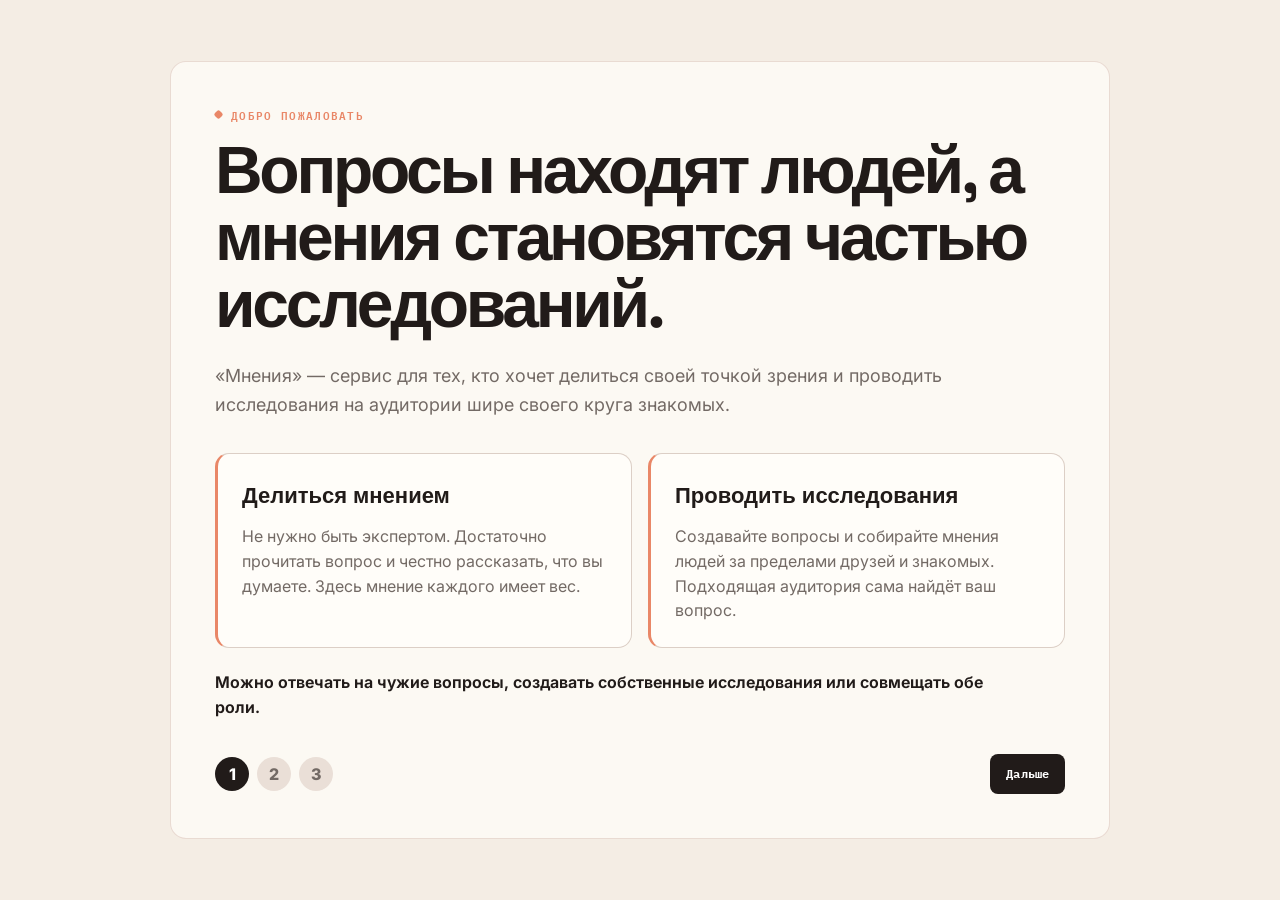
<file: mneniya_hybrid_editorial_v0.0.3.html>
<!doctype html>
<html lang="ru">
<head>
  <meta charset="UTF-8">
  <meta name="viewport" content="width=device-width, initial-scale=1.0">
  <meta name="theme-color" content="#f6efe7">
  <title>Мнения — Hybrid Editorial v0.0.3</title>
  <style>
@import url('https://fonts.googleapis.com/css2?family=IBM+Plex+Mono:wght@400;500;600&family=Inter:wght@400;500;600;700&family=Space+Grotesk:wght@400;500;600;700&display=swap');
:root{
  --bg:#f6efe7;--paper:#fffaf4;--ink:#401410;--muted:#806d66;
  --accent:#f28f6b;--accent-soft:#f8d7ca;--line:#e5d5cc;
  --danger:#a8382f;--success:#705a47;--shadow:0 22px 70px rgba(64,20,16,.10);
  --radius:24px;
}
*{box-sizing:border-box}
html{scroll-behavior:smooth}
body{margin:0;background:var(--bg);color:var(--ink);font-family:Inter,-apple-system,BlinkMacSystemFont,"Segoe UI",sans-serif;line-height:1.45}
button,input,textarea,select{font:inherit}
button{cursor:pointer}
a{color:inherit;text-decoration:none}
.shell{min-height:100vh}
.topbar{position:sticky;top:0;z-index:40;background:rgba(246,239,231,.9);backdrop-filter:blur(18px);border-bottom:1px solid rgba(229,213,204,.8)}
.topbar-inner{max-width:1240px;margin:auto;padding:16px 28px;display:flex;align-items:center;gap:24px}
.logo{font-size:24px;font-weight:800;letter-spacing:-.05em;margin-right:auto}
.nav{display:flex;gap:4px}
.nav-btn,.icon-btn{border:0;background:transparent;color:var(--muted);border-radius:999px;padding:10px 14px}
.nav-btn:hover,.nav-btn.active,.icon-btn:hover{background:var(--paper);color:var(--ink)}
.primary,.secondary,.ghost,.danger{border:0;border-radius:999px;padding:12px 18px;font-weight:700}
.primary{background:var(--ink);color:#fff}
.secondary{background:var(--accent);color:var(--ink)}
.ghost{background:var(--paper);border:1px solid var(--line);color:var(--ink)}
.danger{background:#f8dfdc;color:var(--danger)}
main{max-width:1240px;margin:auto;padding:48px 28px 90px}
.eyebrow{text-transform:uppercase;letter-spacing:.14em;font-size:12px;font-weight:800;color:var(--accent)}
.display{font-family:Georgia,"Times New Roman",serif;font-size:clamp(48px,7vw,88px);line-height:.96;letter-spacing:-.055em;font-weight:500;margin:14px 0 20px}
.page-title{font-family:Georgia,"Times New Roman",serif;font-size:50px;line-height:1;letter-spacing:-.045em;font-weight:500;margin:12px 0 20px}
.lead{font-size:20px;color:var(--muted);max-width:720px}
.hero{display:grid;grid-template-columns:1.25fr .75fr;gap:34px;align-items:end;margin-bottom:46px}
.hero-card,.panel,.question-card,.research-card,.notice-card,.stat-card,.publication-card{background:var(--paper);border:1px solid var(--line);border-radius:var(--radius);box-shadow:0 4px 20px rgba(64,20,16,.025)}
.hero-card{padding:26px}
.hero-card strong{display:block;font-size:48px;letter-spacing:-.05em}
.layout{display:grid;grid-template-columns:minmax(0,1fr) 320px;gap:32px;align-items:start}
.stack{display:flex;flex-direction:column;gap:18px}
.sidebar{position:sticky;top:96px;display:flex;flex-direction:column;gap:16px}
.panel{padding:22px}
.panel h3{margin:0 0 10px}
.muted{color:var(--muted)}
.small{font-size:13px}
.tabs,.chips{display:flex;gap:8px;flex-wrap:wrap;margin:0 0 24px}
.tab,.chip{border:1px solid var(--line);background:transparent;color:var(--muted);padding:9px 14px;border-radius:999px}
.tab.active,.chip.active{background:var(--ink);color:#fff;border-color:var(--ink)}
.question-card{padding:26px;transition:.2s}
.question-card:hover{transform:translateY(-2px);box-shadow:var(--shadow)}
.card-meta{display:flex;justify-content:space-between;align-items:center;gap:14px;color:var(--muted);font-size:13px;margin-bottom:18px}
.tag{background:var(--accent-soft);padding:6px 10px;border-radius:999px;font-weight:750;color:var(--ink)}
.question-title{font-family:Georgia,"Times New Roman",serif;font-size:31px;line-height:1.14;letter-spacing:-.03em;font-weight:500;margin:0 0 15px}
.question-desc{color:var(--muted);margin:0 0 22px}
.card-footer{display:flex;justify-content:space-between;align-items:center;gap:18px}
.inline-actions{display:flex;gap:8px;flex-wrap:wrap}
.stats-row{display:grid;grid-template-columns:repeat(3,1fr);gap:12px}
.mini-stat{padding:18px;text-align:center;border:1px dashed #d5b7aa;border-radius:18px}
.mini-stat strong{display:block;font-size:30px}
.grid-2{display:grid;grid-template-columns:repeat(2,minmax(0,1fr));gap:20px}
.grid-3{display:grid;grid-template-columns:repeat(3,minmax(0,1fr));gap:20px}
.stat-card{min-height:230px;padding:28px;display:flex;flex-direction:column;justify-content:space-between}
.stat-card strong{font-family:Georgia,serif;font-size:86px;font-weight:400;line-height:1;letter-spacing:-.06em}
.form-card{max-width:820px;background:var(--paper);border:1px solid var(--line);border-radius:28px;padding:30px}
.field{margin-bottom:18px}
.field label{display:block;color:var(--muted);font-size:13px;font-weight:750;margin-bottom:8px}
input,textarea,select{width:100%;border:1px solid var(--line);background:#fff;color:var(--ink);padding:14px 15px;border-radius:15px;outline:none}
textarea{min-height:130px;resize:vertical}
input:focus,textarea:focus,select:focus{border-color:var(--accent);box-shadow:0 0 0 4px rgba(242,143,107,.18)}
.form-row{display:grid;grid-template-columns:1fr 1fr;gap:14px}
.helper{background:#f1e5dc;color:var(--muted);border-radius:16px;padding:14px 16px;font-size:13px}
.stepper{display:flex;gap:8px;margin-bottom:24px}
.step{width:34px;height:34px;border-radius:50%;display:grid;place-items:center;background:#eadfd7;color:var(--muted);font-weight:800}
.step.active{background:var(--ink);color:#fff}
.answer-block{padding:18px 0;border-top:1px solid var(--line)}
.answer-text{font-size:18px;margin:0 0 8px}
.research-card,.publication-card,.notice-card{padding:24px}
.status{display:inline-flex;padding:6px 10px;border-radius:999px;background:#efe3db;font-size:12px;font-weight:800}
.progress{height:8px;background:#eadfd7;border-radius:99px;overflow:hidden;margin:14px 0}
.progress span{display:block;height:100%;background:var(--accent)}
.notification{display:grid;grid-template-columns:12px 1fr auto;gap:14px;align-items:start;padding:20px 0;border-bottom:1px solid var(--line)}
.dot{width:10px;height:10px;border-radius:50%;background:var(--accent);margin-top:7px}
.empty{text-align:center;padding:80px 20px;color:var(--muted)}
.modal-backdrop{position:fixed;inset:0;background:rgba(48,24,20,.46);backdrop-filter:blur(5px);z-index:80;display:grid;place-items:center;padding:18px}
.modal{width:min(700px,100%);max-height:92vh;overflow:auto;background:var(--paper);border-radius:28px;padding:28px;box-shadow:0 30px 100px rgba(64,20,16,.3)}
.modal-head{display:flex;justify-content:space-between;gap:20px;align-items:flex-start;margin-bottom:22px}
.modal h2{font-family:Georgia,serif;font-size:35px;line-height:1.05;font-weight:500;margin:0}
.close{border:0;background:#eee1d8;width:38px;height:38px;border-radius:50%;font-size:20px}
.toast{position:fixed;left:50%;bottom:28px;transform:translateX(-50%) translateY(20px);background:var(--ink);color:#fff;padding:13px 18px;border-radius:999px;opacity:0;pointer-events:none;transition:.25s;z-index:100}
.toast.show{opacity:1;transform:translateX(-50%) translateY(0)}
.badge{display:inline-grid;place-items:center;min-width:22px;height:22px;padding:0 6px;background:var(--accent);border-radius:99px;font-size:12px;font-weight:800}
.onboarding{min-height:calc(100vh - 160px);display:grid;place-items:center}
.onboarding-card{max-width:760px;text-align:center}
.onboarding-visual{height:220px;border:1px dashed #d7b9ad;border-radius:28px;display:grid;place-items:center;margin:26px 0;background:rgba(255,250,244,.5)}
.people{font-size:62px;letter-spacing:18px}
.report-grid{display:grid;grid-template-columns:1.1fr .9fr;gap:22px}
.chart{height:220px;display:flex;align-items:end;gap:12px;padding:20px;border:1px solid var(--line);border-radius:18px;background:#fff}
.bar{flex:1;background:var(--accent-soft);border-radius:10px 10px 4px 4px;position:relative;min-height:20px}
.bar span{position:absolute;bottom:100%;left:50%;transform:translateX(-50%);font-size:12px;margin-bottom:5px}
.mobile-nav{display:none}
@media(max-width:900px){
  .hero,.layout,.report-grid{grid-template-columns:1fr}
  .sidebar{position:static}
  .hero-card{display:none}
  .nav{display:none}
  main{padding:34px 16px 90px}
  .topbar-inner{padding:14px 16px}
  .mobile-nav{position:fixed;display:grid;grid-template-columns:repeat(4,1fr);left:12px;right:12px;bottom:12px;background:rgba(255,250,244,.94);backdrop-filter:blur(15px);border:1px solid var(--line);border-radius:20px;padding:8px;z-index:50}
  .mobile-nav button{border:0;background:transparent;padding:9px 4px;border-radius:14px;color:var(--muted);font-size:12px}
  .mobile-nav button.active{background:var(--ink);color:#fff}
}
@media(max-width:620px){
  .display{font-size:52px}.page-title{font-size:42px}.question-title{font-size:26px}
  .grid-2,.grid-3,.stats-row,.form-row{grid-template-columns:1fr}
  .card-footer{align-items:flex-start;flex-direction:column}
  .stat-card strong{font-size:70px}
}


/* v0.0.2 — Typography & UX pass */
.hero{grid-template-columns:minmax(0,1fr) 320px;align-items:stretch}
.hero-card{min-height:100%;display:flex;flex-direction:column;justify-content:flex-end}
.hero-line,.hero-lead span,.section-title span{display:block}
.hero-lead{max-width:760px}
.section-title{font-size:50px;max-width:900px}
.sidebar>.panel{width:100%}
.values-panel .eyebrow{margin-bottom:10px}
.principle-list{display:flex;flex-direction:column}
.principle-list>div{display:grid;grid-template-columns:130px 1fr;gap:16px;padding:16px 0;border-top:1px solid var(--line)}
.principle-list>div:first-child{border-top:0}
.principle-list span{color:var(--muted);font-size:14px}
.principle-list.compact>div{grid-template-columns:1fr;gap:4px;padding:14px 0}
.principle-list.compact span{font-size:13px;line-height:1.45}
.form-card{max-width:920px}
input,select{min-height:58px}
textarea{min-height:142px}
.helper{line-height:1.55}
.back-button{margin-bottom:24px}
.research-meta{margin-top:4px}
.onboarding{min-height:100vh;padding-top:40px;padding-bottom:40px}
.onboarding-card{max-width:940px;width:100%;text-align:left;background:rgba(255,250,244,.42);border:1px solid rgba(229,213,204,.85);border-radius:32px;padding:48px}
.onboarding-title{font-family:Georgia,"Times New Roman",serif;font-size:clamp(44px,6vw,72px);line-height:1.02;letter-spacing:-.05em;font-weight:500;margin:14px 0 22px;max-width:900px}
.onboarding-lead{max-width:800px;margin:0}
.role-grid{display:grid;grid-template-columns:1fr 1fr;gap:16px;margin:34px 0 20px}
.role-card{background:var(--paper);border:1px solid var(--line);border-radius:22px;padding:24px}
.role-card strong{font-family:Georgia,serif;font-size:25px;font-weight:500}
.role-card p{color:var(--muted);margin:12px 0 0}
.onboarding-note{color:var(--ink);font-weight:650;margin:22px 0 0;max-width:800px}
.onboarding-principles{margin:30px 0 8px;background:var(--paper);border:1px solid var(--line);border-radius:24px;padding:4px 24px}
.result-path{display:grid;grid-template-columns:repeat(3,1fr);gap:14px;margin:34px 0 20px}
.result-path>div{background:var(--paper);border:1px solid var(--line);border-radius:22px;padding:22px;min-height:140px;display:flex;flex-direction:column;justify-content:space-between}
.result-path span{font-size:12px;color:var(--accent);font-weight:800;letter-spacing:.12em}
.result-path strong{font-family:Georgia,serif;font-size:22px;font-weight:500}
.onboarding-footer{display:flex;justify-content:space-between;align-items:center;gap:20px;margin-top:34px}
.onboarding-footer .stepper{margin:0}
.profile-grid{display:grid;grid-template-columns:1.4fr .6fr;gap:20px;margin-bottom:20px}
.profile-card{background:var(--paper);border:1px solid var(--line);border-radius:var(--radius);padding:28px;display:flex;gap:22px;align-items:center}
.profile-card h2{font-family:Georgia,serif;font-size:34px;font-weight:500;margin:0 0 8px}
.profile-card p{margin:0;max-width:620px}
.avatar{width:78px;height:78px;flex:0 0 78px;border-radius:50%;display:grid;place-items:center;background:var(--accent-soft);font-family:Georgia,serif;font-size:38px}
.profile-actions{display:flex;flex-direction:column;align-items:stretch;gap:10px}
.profile-actions h3{margin-bottom:4px}
.profile-actions button{text-align:left}
.profile-stats{margin-top:20px}
.mobile-nav{grid-template-columns:repeat(5,1fr)}
@media(max-width:900px){
  .profile-grid{grid-template-columns:1fr}
  .onboarding-card{padding:30px}
  .role-grid,.result-path{grid-template-columns:1fr}
  .hero-line{display:inline}
  .hero-line+ .hero-line:before{content:" ";}
}
@media(max-width:620px){
  .onboarding-card{padding:24px;border-radius:24px}
  .onboarding-title{font-size:43px}
  .onboarding-footer{align-items:flex-start;flex-direction:column}
  .principle-list>div{grid-template-columns:1fr;gap:5px}
  .section-title{font-size:42px}
}


/* v0.0.3 — Hybrid Editorial visual system */
:root{
  --bg:#F4EDE4;
  --paper:#FFFDF9;
  --ink:#211B19;
  --muted:#736A65;
  --accent:#E98767;
  --accent-soft:rgba(233,135,103,.14);
  --line:#DCCFC6;
  --danger:#A7473B;
  --success:#5F7568;
  --shadow:none;
  --radius:14px;
}
body{font-family:'Inter',-apple-system,BlinkMacSystemFont,'Segoe UI',sans-serif;line-height:1.55}
h1,h2,h3,.display,.page-title,.question-title,.onboarding-title,.profile-card h2,.role-card strong,.result-path strong,.modal h2{font-family:'Space Grotesk',sans-serif!important}
.logo{font-family:'Space Grotesk',sans-serif;font-weight:700;letter-spacing:-.045em}
.eyebrow,.card-meta,.small,.tag,.status,.tab,.chip,.field label,.mini-stat span,.badge,.principle-list strong,.result-path span{font-family:'IBM Plex Mono',monospace}
.eyebrow{font-size:11px;letter-spacing:.12em;font-weight:600;display:flex;align-items:center;gap:9px}
.eyebrow::before{content:"";width:7px;height:7px;border-radius:2px;background:var(--accent);transform:rotate(45deg);flex:0 0 auto}
.display{font-size:clamp(48px,6.2vw,78px);line-height:1.01;letter-spacing:-.055em;font-weight:600}
.page-title,.section-title{font-size:46px;line-height:1.04;letter-spacing:-.045em;font-weight:600}
.question-title{font-size:29px;line-height:1.18;font-weight:600}
.lead{font-size:18px;line-height:1.62}
.topbar{background:rgba(244,237,228,.92);border-bottom:1px solid var(--line)}
.topbar-inner{padding-top:13px;padding-bottom:13px}
.nav-btn,.icon-btn{border-radius:8px;padding:9px 12px;font-family:'IBM Plex Mono',monospace;font-size:12px}
.nav-btn:hover,.nav-btn.active,.icon-btn:hover{background:var(--paper)}
.primary,.secondary,.ghost,.danger{border-radius:8px;padding:11px 16px;font-family:'IBM Plex Mono',monospace;font-size:12px;letter-spacing:.01em}
.primary{background:var(--ink)}
.secondary{background:var(--accent);color:var(--ink)}
.ghost{background:transparent}
.hero{gap:28px;margin-bottom:40px}
.hero-card,.panel,.question-card,.research-card,.notice-card,.stat-card,.publication-card,.form-card,.profile-card,.role-card,.onboarding-principles,.result-path>div{border-radius:14px;box-shadow:none;background:var(--paper)}
.hero-card{border-left:3px solid var(--accent)}
.hero-card strong,.mini-stat strong,.stat-card strong{font-family:'Space Grotesk',sans-serif;font-weight:600}
.question-card{padding:24px;border-left:3px solid transparent}
.question-card:hover{transform:translateY(-2px);box-shadow:none;border-color:var(--line);border-left-color:var(--accent)}
.card-meta{font-size:11px;letter-spacing:.03em;text-transform:uppercase}
.tag,.status{border-radius:6px;padding:5px 9px;font-size:10.5px;font-weight:600;letter-spacing:.03em}
.tag{background:var(--accent-soft);color:#8A4E3A}
.status{background:#EEE5DE}
.tab,.chip{border-radius:8px;padding:9px 14px;font-size:11px;letter-spacing:.02em}
.tabs{gap:9px}
.stats-row{gap:10px}
.mini-stat{border-style:solid;border-color:var(--line);border-radius:12px;padding:16px}
.mini-stat strong{font-size:29px}
.panel{padding:21px}
.principle-list>div{grid-template-columns:120px 1fr;padding:14px 0}
.principle-list strong{font-size:11px;text-transform:uppercase;letter-spacing:.04em}
.stat-card{min-height:220px;padding:25px;border-top:3px solid transparent}
.stat-card:hover{border-top-color:var(--accent)}
.stat-card strong{font-size:78px}
.form-card{padding:28px;max-width:940px}
input,textarea,select{border-radius:10px;background:#fffefa;min-height:56px}
textarea{min-height:142px}
input:focus,textarea:focus,select:focus{box-shadow:0 0 0 3px rgba(233,135,103,.14)}
.helper{border-radius:10px;background:#EFE5DC;border-left:3px solid var(--accent)}
.progress{border-radius:4px;height:7px}
.progress span{border-radius:4px}
.modal{border-radius:16px;box-shadow:0 24px 80px rgba(33,27,25,.22)}
.close{border-radius:8px;background:#EFE5DE}
.toast{border-radius:8px;font-family:'IBM Plex Mono',monospace;font-size:12px}
.onboarding-card{border-radius:16px;background:rgba(255,253,249,.75);padding:44px}
.onboarding-title{font-size:clamp(42px,5.4vw,66px);font-weight:600;letter-spacing:-.05em}
.role-card{border-left:3px solid var(--accent)}
.role-card strong{font-size:22px;font-weight:600}
.result-path>div{border-top:3px solid var(--accent)}
.avatar{border-radius:12px;font-family:'Space Grotesk',sans-serif;font-weight:600}
.mobile-nav{border-radius:14px;background:rgba(255,253,249,.95)}
.mobile-nav button{border-radius:8px;font-family:'IBM Plex Mono',monospace}
@media(max-width:620px){
  .page-title,.section-title{font-size:39px}
  .display{font-size:50px}
  .onboarding-card{border-radius:14px;padding:22px}
}

</style>
</head>
<body>
  <div id="app"></div>
  <div id="toast" class="toast"></div>
  <div id="modalRoot"></div>
  <script>
window.SEED_DATA = {
  questions: [
    {id:"q1",area:"HR",question:"Что для вас означает «хороший руководитель»?",description:"Автор изучает, какие качества люди ценят в руководителях сильнее всего и почему.",deadline:"14 августа",opinions:83,created:"сегодня",researchId:"r1"},
    {id:"q2",area:"Образование",question:"Должен ли университет готовить к конкретной профессии?",description:"Вопрос для студенческой работы о том, чего люди ожидают от высшего образования сегодня.",deadline:"2 сентября",opinions:0,created:"сегодня",researchId:"r2"},
    {id:"q3",area:"IT",question:"Что заставляет вас доверять новому цифровому сервису?",description:"Продуктовое исследование о доверии, прозрачности и первом впечатлении.",deadline:"25 августа",opinions:41,created:"вчера",researchId:"r3"},
    {id:"q4",area:"Психология",question:"Нужно ли полностью отделять работу от личной жизни?",description:"Автор собирает разные взгляды на границы между карьерой, отдыхом и личным временем.",deadline:"30 августа",opinions:19,created:"вчера",researchId:"r4"},
    {id:"q5",area:"Маркетинг",question:"Когда реклама перестаёт раздражать и становится полезной?",description:"Исследование о том, что делает рекламное сообщение уместным.",deadline:"18 августа",opinions:7,created:"3 дня назад",researchId:"r5"}
  ],
  researches: [
    {id:"r1",title:"Образ хорошего руководителя",type:"Исследование",area:"HR",status:"Сбор мнений",progress:68,questions:["q1"],deadline:"14 августа"},
    {id:"r2",title:"Ожидания от современного университета",type:"Студенческая работа",area:"Образование",status:"Сбор мнений",progress:15,questions:["q2"],deadline:"2 сентября"},
    {id:"r6",title:"Как люди выбирают место работы",type:"Исследование",area:"HR",status:"Анализ",progress:100,questions:[],deadline:"сбор завершён"}
  ],
  notifications: [
    {id:"n1",title:"Опубликован итог исследования",text:"Автор работы «Почему люди меняют профессию» добавил ссылку на публикацию.",time:"2 часа назад",unread:true},
    {id:"n2",title:"Ваш вопрос получил первые мнения",text:"На вопрос «Должен ли университет готовить к профессии?» ответили 3 человека.",time:"вчера",unread:true},
    {id:"n3",title:"Сбор мнений завершён",text:"Теперь можно перейти к анализу исследования «Как люди выбирают место работы».",time:"3 дня назад",unread:false}
  ]
};
</script>
  <script>
const $ = (s, root=document) => root.querySelector(s);
const $$ = (s, root=document) => [...root.querySelectorAll(s)];

const storageKey = "mneniya-prototype-v2";
const initial = {
  questions: SEED_DATA.questions,
  researches: SEED_DATA.researches,
  notifications: SEED_DATA.notifications,
  opinionsGiven: 12,
  publicationsHelped: 4,
  onboarded: false
};
let state = JSON.parse(localStorage.getItem(storageKey) || "null") || structuredClone(initial);
let currentFilter = "main";

function save(){ localStorage.setItem(storageKey, JSON.stringify(state)); }
function toast(text){
  const el=$("#toast"); el.textContent=text; el.classList.add("show");
  setTimeout(()=>el.classList.remove("show"),2200);
}
function route(){
  const hash=location.hash || "#/feed";
  if(!state.onboarded && hash !== "#/onboarding"){ location.hash="#/onboarding"; return; }
  render(hash);
}
function navButton(label,hash){
  const active=(location.hash||"#/feed").startsWith(hash);
  return `<button class="nav-btn ${active?'active':''}" onclick="location.hash='${hash}'">${label}</button>`;
}
function shell(content){
  const unread=state.notifications.filter(n=>n.unread).length;
  $("#app").innerHTML=`
  <div class="shell">
    <header class="topbar">
      <div class="topbar-inner">
        <a class="logo" href="#/feed">Мнения</a>
        <nav class="nav">
          ${navButton("Вопросы","#/feed")}
          ${navButton("Исследования","#/researches")}
          ${navButton("Ваш вклад","#/contribution")}
          ${navButton(`Уведомления ${unread?`<span class="badge">${unread}</span>`:""}`,"#/notifications")}
          ${navButton("Профиль","#/profile")}
        </nav>
        <button class="primary" onclick="location.hash='#/create-question'">Задать вопрос</button>
      </div>
    </header>
    <main>${content}</main>
    <nav class="mobile-nav">
      <button onclick="location.hash='#/feed'">Вопросы</button>
      <button onclick="location.hash='#/researches'">Работы</button>
      <button onclick="location.hash='#/contribution'">Вклад</button>
      <button onclick="location.hash='#/notifications'">События</button>
      <button onclick="location.hash='#/profile'">Профиль</button>
    </nav>
  </div>`;
}
function render(hash){
  if(hash==="#/onboarding") return renderOnboarding();
  if(hash.startsWith("#/question/")) return renderQuestion(hash.split("/")[2]);
  if(hash.startsWith("#/research/")) return renderResearch(hash.split("/")[2]);
  switch(hash){
    case "#/feed": return renderFeed();
    case "#/researches": return renderResearches();
    case "#/contribution": return renderContribution();
    case "#/notifications": return renderNotifications();
    case "#/create-question": return renderCreateQuestion();
    case "#/create-research": return renderCreateResearch();
    case "#/profile": return renderProfile();
    case "#/settings": return renderSettings();
    default: return render404();
  }
}
function renderOnboarding(){
  const steps=[
    {
      eyebrow:"Добро пожаловать",
      title:"Вопросы находят людей, а мнения становятся частью исследований.",
      text:"«Мнения» — сервис для тех, кто хочет делиться своей точкой зрения и проводить исследования на аудитории шире своего круга знакомых.",
      extra:`<div class="role-grid">
        <div class="role-card"><strong>Делиться мнением</strong><p>Не нужно быть экспертом. Достаточно прочитать вопрос и честно рассказать, что вы думаете. Здесь мнение каждого имеет вес.</p></div>
        <div class="role-card"><strong>Проводить исследования</strong><p>Создавайте вопросы и собирайте мнения людей за пределами друзей и знакомых. Подходящая аудитория сама найдёт ваш вопрос.</p></div>
      </div><p class="onboarding-note">Можно отвечать на чужие вопросы, создавать собственные исследования или совмещать обе роли.</p>`
    },
    {
      eyebrow:"Анонимность",
      title:"Ваше мнение остаётся анонимным. Понятно и без исключений.",
      text:"Автор получает текст ответа, но не видит ваше имя, профиль или другие данные, по которым можно определить личность.",
      extra:`<div class="principle-list onboarding-principles">
        <div><strong>Личность скрыта</strong><span>Исследователь видит мнение отдельно от профиля участника.</span></div>
        <div><strong>Данные обобщены</strong><span>Возраст, город и другие характеристики показываются только в общей статистике.</span></div>
        <div><strong>История принадлежит вам</strong><span>Только вы видите собственные ответы и вклад в исследования.</span></div>
      </div><p class="onboarding-note">Мы отделяем мнение от личности, чтобы человек мог отвечать честно.</p>`
    },
    {
      eyebrow:"Значимость",
      title:"Каждое мнение помогает увидеть картину шире.",
      text:"Ваш ответ становится частью исследования и помогает автору увидеть множество разных взглядов, а не одну привычную точку зрения.",
      extra:`<div class="result-path">
        <div><span>01</span><strong>Вы делитесь мнением</strong></div>
        <div><span>02</span><strong>Автор собирает общую картину</strong></div>
        <div><span>03</span><strong>Вы получаете результат или благодарность</strong></div>
      </div><p class="onboarding-note">Здесь мнение важно не потому, что с ним согласились, а потому, что оно было услышано.</p>`
    }
  ];
  let step=Number(sessionStorage.getItem("onboardingStep")||0);
  const s=steps[step];
  $("#app").innerHTML=`<main class="onboarding">
    <div class="onboarding-card">
      <div class="eyebrow">${s.eyebrow}</div>
      <h1 class="onboarding-title">${s.title}</h1>
      <p class="lead onboarding-lead">${s.text}</p>
      ${s.extra}
      <div class="onboarding-footer">
        <div class="stepper">${steps.map((_,i)=>`<span class="step ${i===step?'active':''}">${i+1}</span>`).join("")}</div>
        <button class="primary" id="nextOnboarding">${step===steps.length-1?"Перейти к вопросам":"Дальше"}</button>
      </div>
    </div>
  </main>`;
  $("#nextOnboarding").onclick=()=>{
    if(step<steps.length-1){sessionStorage.setItem("onboardingStep",step+1);renderOnboarding()}
    else{state.onboarded=true;save();sessionStorage.removeItem("onboardingStep");location.hash="#/feed"}
  };
}
function questionCard(q){
  return `<article class="question-card">
    <div class="card-meta"><span class="tag">${q.area}</span><span>до ${q.deadline}</span></div>
    <h2 class="question-title">${q.question}</h2>
    <p class="question-desc">${q.description}</p>
    <div class="card-footer">
      <span class="muted small">${q.opinions===0?"Пока нет мнений":`${q.opinions} ${plural(q.opinions,"мнение","мнения","мнений")}`}</span>
      <div class="inline-actions">
        <button class="ghost" onclick="reportQuestion('${q.id}')">Пожаловаться</button>
        <button class="secondary" onclick="location.hash='#/question/${q.id}'">${q.opinions===0?"Ответить первым":"Поделиться мнением"}</button>
      </div>
    </div>
  </article>`;
}
function renderFeed(){
  let list=[...state.questions];
  if(currentFilter==="new") list=list.filter(q=>q.created==="сегодня");
  if(currentFilter==="unanswered") list=list.filter(q=>q.opinions===0);
  if(currentFilter==="random") list=list.sort(()=>Math.random()-.5).slice(0,10);
  shell(`
    <section class="hero">
      <div><div class="eyebrow">Место для разных точек зрения</div>
      <h1 class="display"><span class="hero-line">Любой хороший вопрос</span><span class="hero-line">заслуживает ответа.</span></h1>
      <p class="lead hero-lead"><span>Здесь не нужно быть экспертом.</span><span>Достаточно иметь мнение и желание им поделиться.</span></p></div>
      <div class="hero-card"><strong>1 248</strong><span class="muted">мнений помогли создать исследования, статьи и учебные работы</span></div>
    </section>
    <div class="tabs">
      ${["main:Главная","new:Новые","unanswered:Без ответов","random:Случайные 10"].map(x=>{let [k,l]=x.split(":");return `<button class="tab ${currentFilter===k?'active':''}" onclick="setFilter('${k}')">${l}</button>`}).join("")}
    </div>
    <div class="layout">
      <div class="stack">
        ${list.slice(0,2).map(questionCard).join("")}
        <div class="stats-row">
          <div class="mini-stat"><strong>38</strong><span class="muted small">новых вопросов сегодня</span></div>
          <div class="mini-stat"><strong>214</strong><span class="muted small">мнений за день</span></div>
          <div class="mini-stat"><strong>7</strong><span class="muted small">работ опубликовано</span></div>
        </div>
        ${list.slice(2).map(questionCard).join("") || `<div class="empty">Здесь пока ничего нет.</div>`}
      </div>
      <aside class="sidebar">
        <div class="panel"><h3>У вас есть вопрос?</h3><p class="muted small">Сформулируйте одну мысль и расскажите, для чего будут использованы мнения.</p><button class="primary" onclick="location.hash='#/create-question'">Создать вопрос</button></div>
        <div class="panel values-panel"><div class="eyebrow">Принципы сервиса</div><h3>Что важно в «Мнениях»</h3>
          <div class="principle-list compact">
            <div><strong>Честность</strong><span>Здесь ценится не правильный ответ, а ваша точка зрения.</span></div>
            <div><strong>Анонимность</strong><span>Автор видит мнение и общую статистику, но не личность участника.</span></div>
            <div><strong>Простота</strong><span>Чтобы ответить, не нужно быть экспертом или заполнять длинную анкету.</span></div>
            <div><strong>Значимость</strong><span>Каждый ответ помогает исследованию увидеть картину шире.</span></div>
          </div>
        </div>
      </aside>
    </div>`);
}
function setFilter(f){currentFilter=f;renderFeed()}
function renderQuestion(id){
  const q=state.questions.find(x=>x.id===id);
  if(!q)return render404();
  shell(`<div class="layout">
    <section>
      <button class="ghost" onclick="history.back()">← Назад</button>
      <div style="margin-top:28px" class="eyebrow">${q.area}</div>
      <h1 class="page-title">${q.question}</h1>
      <p class="lead">${q.description}</p>
      <div class="panel" style="margin-top:28px">
        <div class="card-meta"><span>${q.opinions} ${plural(q.opinions,"мнение","мнения","мнений")}</span><span>сбор до ${q.deadline}</span></div>
        <div class="field"><label>Что вы думаете?</label><textarea id="opinionText" placeholder="Пишите так, как сказали бы это человеку в разговоре."></textarea></div>
        <div class="helper">Мнение будет передано автору анонимно. После отправки его нельзя редактировать, но можно удалить, пока сбор открыт.</div>
        <div class="inline-actions" style="margin-top:18px">
          <button class="secondary" onclick="submitOpinion('${q.id}')">Отправить мнение</button>
          <button class="ghost" onclick="reportQuestion('${q.id}')">Пожаловаться на вопрос</button>
        </div>
      </div>
    </section>
    <aside class="sidebar">
      <div class="panel"><h3>О работе</h3><p class="muted small">Этот вопрос входит в исследование. После публикации результата участники получат уведомление.</p><button class="ghost" onclick="location.hash='#/research/${q.researchId}'">Открыть исследование</button></div>
      <div class="panel"><h3>Хороший ответ</h3><p class="muted small">Не обязан быть длинным или экспертным. Главное — чтобы он честно отражал вашу точку зрения.</p></div>
    </aside>
  </div>`);
}
function submitOpinion(id){
  const text=$("#opinionText").value.trim();
  if(text.length<8)return toast("Добавьте немного больше деталей");
  const q=state.questions.find(x=>x.id===id); q.opinions++; state.opinionsGiven++; save();
  toast("Мнение отправлено анонимно");
  setTimeout(()=>location.hash="#/contribution",700);
}
function reportQuestion(id){
  const reasons=["Вопрос слишком широкий","Вопрос подталкивает к определённому ответу","Оскорбления или разжигание ненависти","Реклама или спам","Персональные данные","Другое"];
  modal(`<div class="modal-head"><div><div class="eyebrow">Обратная связь</div><h2>Что не так с вопросом?</h2></div><button class="close" onclick="closeModal()">×</button></div>
    <div class="stack">${reasons.map(r=>`<button class="ghost" style="text-align:left" onclick="sendReport('${r}')">${r}</button>`).join("")}</div>`);
}
function sendReport(reason){closeModal();toast("Спасибо. Жалоба отправлена на модерацию")}
function renderCreateQuestion(){
  shell(`<div class="eyebrow">Новый вопрос</div><h1 class="page-title">О чём вы хотите спросить людей?</h1>
  <div class="form-card">
    <div class="form-row">
      <div class="field"><label>Тип работы</label><select id="qType"><option>Исследование</option><option>Студенческая работа</option></select></div>
      <div class="field"><label>Область</label><select id="qArea">${["Образование","Психология","HR","Маркетинг","Продажи","IT","Медицина","Политика","Финансы","Дизайн","Другое"].map(x=>`<option>${x}</option>`).join("")}</select></div>
    </div>
    <div class="field"><label>Вопрос</label><input id="qTitle" placeholder="Одна самостоятельная и понятная мысль"></div>
    <div class="field"><label>Контекст</label><textarea id="qDesc" placeholder="Зачем вы задаёте этот вопрос и во что превратятся собранные мнения?"></textarea></div>
    <div class="form-row">
      <div class="field"><label>Собирать мнения до</label><input id="qDeadline" type="date"></div>
      <div class="field"><label>Связь с исследованием</label><select id="qResearch"><option value="">Отдельный вопрос</option>${state.researches.map(r=>`<option value="${r.id}">${r.title}</option>`).join("")}</select></div>
    </div>
    <div class="helper">Проверьте: вопрос понятен с первого прочтения, не слишком широкий и не подталкивает к определённому ответу.</div>
    <div class="inline-actions" style="margin-top:20px"><button class="primary" onclick="publishQuestion()">Опубликовать</button><button class="ghost" onclick="toast('Черновик сохранён локально')">Сохранить черновик</button></div>
  </div>`);
}
function publishQuestion(){
  const title=$("#qTitle").value.trim(), desc=$("#qDesc").value.trim();
  if(title.length<12)return toast("Сформулируйте вопрос чуть подробнее");
  if(desc.length<20)return toast("Добавьте контекст для участников");
  const id="q"+Date.now();
  state.questions.unshift({id,area:$("#qArea").value,question:title,description:desc,deadline:$("#qDeadline").value||"не указано",opinions:0,created:"сегодня",researchId:$("#qResearch").value||null});
  save(); toast("Вопрос опубликован"); setTimeout(()=>location.hash="#/question/"+id,600);
}
function renderResearches(){
  shell(`<div class="eyebrow">Кабинет автора</div><h1 class="page-title section-title">Ваши исследования</h1>
    <div class="inline-actions" style="margin-bottom:26px"><button class="primary" onclick="location.hash='#/create-research'">Создать исследование</button></div>
    <div class="grid-2">${state.researches.map(r=>`<article class="research-card">
      <div class="card-meta"><span class="tag">${r.area}</span><span class="status">${r.status}</span></div>
      <h2 class="question-title">${r.title}</h2><p class="muted">${r.type} · ${r.questions.length} ${plural(r.questions.length,"вопрос","вопроса","вопросов")}</p>
      <div class="progress"><span style="width:${r.progress}%"></span></div>
      <div class="card-footer"><span class="small muted">${r.deadline}</span><button class="ghost" onclick="location.hash='#/research/${r.id}'">Открыть</button></div>
    </article>`).join("")}</div>`);
}
function renderCreateResearch(){
  shell(`<div class="eyebrow">Новое исследование</div><h1 class="page-title">Соберите до трёх связанных вопросов.</h1>
  <div class="form-card">
    <div class="form-row">
      <div class="field"><label>Тип</label><select id="rType"><option>Исследование</option><option>Студенческая работа</option></select></div>
      <div class="field"><label>Область</label><select id="rArea">${["Образование","Психология","HR","Маркетинг","Продажи","IT","Медицина","Политика","Финансы","Дизайн","Другое"].map(x=>`<option>${x}</option>`).join("")}</select></div>
    </div>
    <div class="field"><label>Название исследования</label><input id="rTitle" placeholder="Короткое рабочее название"></div>
    <div class="field"><label>Зачем вы его проводите?</label><textarea id="rDesc" placeholder="Опишите цель и будущий результат"></textarea></div>
    <div class="helper">Для длинных анкет сервис порекомендует внешнюю форму. Внутри «Мнений» исследование объединяет не более трёх самостоятельных вопросов.</div>
    <button class="primary" style="margin-top:20px" onclick="createResearch()">Создать исследование</button>
  </div>`);
}
function createResearch(){
  const title=$("#rTitle").value.trim();
  if(title.length<6)return toast("Добавьте название исследования");
  const id="r"+Date.now();
  state.researches.unshift({id,title,type:$("#rType").value,area:$("#rArea").value,status:"Черновик",progress:0,questions:[],deadline:"срок не указан"});
  save();toast("Исследование создано");setTimeout(()=>location.hash="#/research/"+id,500);
}
function renderResearch(id){
  const r=state.researches.find(x=>x.id===id); if(!r)return render404();
  const questions=state.questions.filter(q=>r.questions.includes(q.id)||q.researchId===id);
  shell(`<button class="ghost back-button" onclick="location.hash='#/researches'">← Назад к исследованиям</button><div class="card-meta research-meta"><span class="tag">${r.area}</span><span class="status">${r.status}</span></div>
    <h1 class="page-title">${r.title}</h1><p class="lead">${r.type}. Здесь автор управляет вопросами, следит за сбором мнений и завершает работу публикацией результата.</p>
    <div class="grid-3" style="margin:28px 0">
      <div class="stat-card"><strong>${questions.length}</strong><p class="muted">вопросов в исследовании</p></div>
      <div class="stat-card"><strong>${questions.reduce((a,q)=>a+q.opinions,0)}</strong><p class="muted">мнений собрано</p></div>
      <div class="stat-card"><strong>${r.progress}%</strong><p class="muted">готовность сбора</p></div>
    </div>
    <div class="report-grid">
      <section class="panel"><h3>Вопросы исследования</h3><div class="stack">${questions.length?questions.map(questionCard).join(""):`<div class="empty">Пока нет вопросов.</div>`}</div>
      ${questions.length<3?`<button class="primary" style="margin-top:18px" onclick="location.hash='#/create-question'">Добавить вопрос</button>`:`<div class="helper" style="margin-top:18px">Достигнут лимит из трёх вопросов.</div>`}</section>
      <aside class="panel"><h3>Путь исследования</h3>
        ${["Сбор мнений","Анализ","Публикация результата","Завершение"].map((x,i)=>`<div class="answer-block"><strong>${i+1}. ${x}</strong><p class="muted small">${i===0?"Вопросы открыты для ответов.":i===1?"Автор скачивает ответы и готовит выводы.":i===2?"Добавляется ссылка на статью, диплом или другой результат.":"Участники получают публикацию или благодарность."}</p></div>`).join("")}
        <button class="secondary" onclick="finishResearch('${id}')">Завершить сбор</button>
      </aside>
    </div>`);
}
function finishResearch(id){
  modal(`<div class="modal-head"><div><div class="eyebrow">Следующий этап</div><h2>Как завершится работа?</h2></div><button class="close" onclick="closeModal()">×</button></div>
  <p class="muted">Завершение сбора не означает публикацию. Сначала вы анализируете ответы, а затем возвращаетесь с результатом.</p>
  <div class="stack">
    <button class="ghost" onclick="setResearchStatus('${id}','Анализ')">Перейти к анализу</button>
    <button class="ghost" onclick="publishResult('${id}')">Добавить ссылку на результат</button>
    <button class="ghost" onclick="completeWithoutPublication('${id}')">Публикация невозможна</button>
  </div>`);
}
function setResearchStatus(id,status){state.researches.find(r=>r.id===id).status=status;save();closeModal();toast("Статус обновлён");renderResearch(id)}
function publishResult(id){
  modal(`<div class="modal-head"><h2>Ссылка на итоговую работу</h2><button class="close" onclick="closeModal()">×</button></div>
    <div class="field"><label>Ссылка</label><input id="resultUrl" placeholder="https://..."></div>
    <div class="field"><label>Короткое сообщение участникам</label><textarea id="resultMessage">Спасибо, что поделились мнением. Работа готова — теперь вы можете увидеть результат.</textarea></div>
    <button class="primary" onclick="savePublication('${id}')">Опубликовать результат</button>`);
}
function savePublication(id){state.researches.find(r=>r.id===id).status="Опубликовано";state.publicationsHelped++;save();closeModal();toast("Участники получат ссылку на публикацию");renderResearch(id)}
function completeWithoutPublication(id){state.researches.find(r=>r.id===id).status="Завершено без публикации";save();closeModal();toast("Участникам отправлена благодарность");renderResearch(id)}
function renderContribution(){
  shell(`<div class="eyebrow">Ваш вклад</div><h1 class="page-title section-title"><span>Ваши мнения уже стали частью</span><span>чего-то большего.</span></h1>
    <div class="grid-2">
      <div class="stat-card"><strong>${state.opinionsGiven}</strong><p class="muted">вопросов удостоились вашего мнения</p></div>
      <div class="stat-card"><strong>${state.publicationsHelped}</strong><p class="muted">исследования опубликованы благодаря вашим ответам</p></div>
      <div class="stat-card"><strong>3</strong><p class="muted">темы, к которым вы возвращаетесь чаще всего</p></div>
      <div class="stat-card"><strong>${Math.max(3,Math.round(state.opinionsGiven/3))}</strong><p class="muted">авторов получили ваши мнения для своих работ</p></div>
    </div>
    <div class="panel" style="margin-top:24px"><h3>Как устроена анонимность</h3><p class="muted">Только вы видите собственный профиль. Исследователи получают мнения отдельно от демографических данных, а характеристики аудитории — только в агрегированном виде.</p></div>`);
}
function renderNotifications(){
  state.notifications.forEach(n=>n.unread=false);save();
  shell(`<div class="eyebrow">События</div><h1 class="page-title section-title">Уведомления</h1>
    <div class="panel">${state.notifications.map(n=>`<div class="notification"><span class="dot"></span><div><strong>${n.title}</strong><p class="muted small">${n.text}</p></div><span class="muted small">${n.time}</span></div>`).join("")}</div>`);
}
function renderProfile(){
  shell(`<div class="eyebrow">Профиль</div><h1 class="page-title section-title">Ваше пространство</h1>
    <div class="profile-grid">
      <section class="profile-card">
        <div class="avatar">М</div>
        <div><h2>Анонимный участник</h2><p class="muted">Ваше имя не передаётся авторам вопросов. Здесь хранится только личная история участия.</p></div>
      </section>
      <section class="panel profile-actions"><h3>Управление профилем</h3>
        <button class="ghost" onclick="location.hash='#/settings'">Данные и приватность</button>
        <button class="ghost" onclick="location.hash='#/contribution'">Посмотреть мой вклад</button>
        <button class="ghost" onclick="location.hash='#/researches'">Мои исследования</button>
      </section>
    </div>
    <div class="grid-3 profile-stats">
      <div class="stat-card"><strong>${state.opinionsGiven}</strong><p class="muted">мнений отправлено</p></div>
      <div class="stat-card"><strong>${state.researches.length}</strong><p class="muted">исследования в кабинете</p></div>
      <div class="stat-card"><strong>${state.publicationsHelped}</strong><p class="muted">публикации созданы с вашим участием</p></div>
    </div>`);
}
function renderSettings(){
  shell(`<div class="eyebrow">Настройки</div><h1 class="page-title">Ваши данные и приватность</h1>
    <div class="form-card">
      <div class="field"><label>Возрастная группа</label><select><option>Не указано</option><option>18–24</option><option>25–34</option><option>35–44</option><option>45+</option></select></div>
      <div class="field"><label>Город</label><input placeholder="Необязательно"></div>
      <div class="field"><label>Образование</label><select><option>Не указано</option><option>Среднее</option><option>Высшее</option><option>Учусь сейчас</option></select></div>
      <div class="helper">Эти данные не связываются с конкретными ответами. Они используются только для агрегированных диаграмм.</div>
      <div class="inline-actions" style="margin-top:20px"><button class="primary" onclick="toast('Настройки сохранены')">Сохранить</button><button class="danger" onclick="resetPrototype()">Сбросить прототип</button></div>
    </div>`);
}
function resetPrototype(){localStorage.removeItem(storageKey);location.reload()}
function render404(){shell(`<div class="empty"><h1 class="page-title">Страница не найдена</h1><button class="primary" onclick="location.hash='#/feed'">Вернуться к вопросам</button></div>`)}
function modal(content){$("#modalRoot").innerHTML=`<div class="modal-backdrop" onclick="if(event.target===this)closeModal()"><div class="modal">${content}</div></div>`}
function closeModal(){$("#modalRoot").innerHTML=""}
function plural(n,one,few,many){const n10=n%10,n100=n%100;return n10===1&&n100!==11?one:n10>=2&&n10<=4&&(n100<12||n100>14)?few:many}
window.addEventListener("hashchange",route);
window.addEventListener("DOMContentLoaded",route);
</script>
</body>
</html>
</file>
